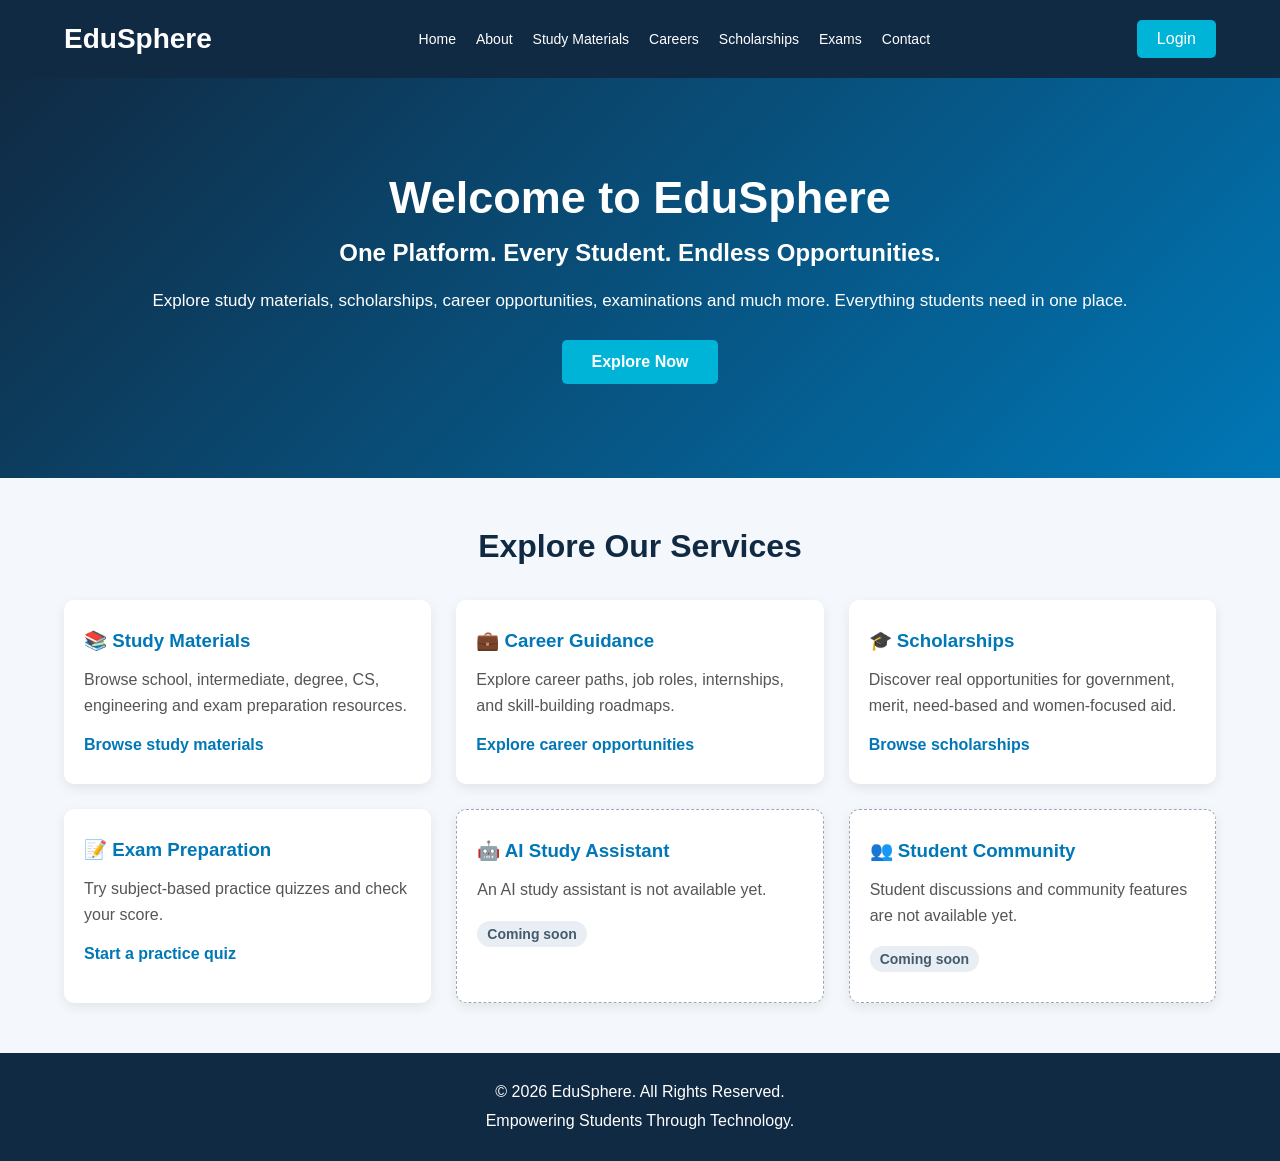
<file: index.html>
<!DOCTYPE html>
<html lang="en">

<head>
    <meta charset="UTF-8">
    <meta name="viewport" content="width=device-width, initial-scale=1.0">

    <title>EduSphere - All-in-One Student Hub</title>

    <link rel="stylesheet" href="css/style.css">
</head>

<body>

    <!-- Navigation Bar -->

    <header>
        <nav class="navbar" aria-label="Main navigation">

            <h2 class="logo">EduSphere</h2>

            <ul>
                <li><a href="index.html" aria-current="page">Home</a></li>
                <li><a href="pages/about.html">About</a></li>
                <li><a href="pages/study-materials.html">Study Materials</a></li>
                <li><a href="pages/careers.html">Careers</a></li>
                <li><a href="pages/scholarships.html">Scholarships</a></li>
                <li><a href="pages/exams.html">Exams</a></li>
                <li><a href="pages/contact.html">Contact</a></li>
            </ul>

            <a class="login-btn" href="pages/login.html">Login</a>

        </nav>
    </header>


    <!-- Hero Section -->

    <main>
    <section class="hero">

        <div class="hero-content">

            <h1>Welcome to EduSphere</h1>

            <h2>One Platform. Every Student. Endless Opportunities.</h2>

            <p>
                Explore study materials, scholarships, career opportunities,
                examinations and much more.
                Everything students need in one place.
            </p>

            <a class="explore-btn" href="#features">Explore Now</a>

        </div>

    </section>


    <!-- Features Section -->

    <section class="features" id="features" aria-labelledby="features-title">

        <h2 id="features-title">Explore Our Services</h2>

        <div class="feature-container">

            <a class="feature-card" href="pages/study-materials.html">
                <h3>📚 Study Materials</h3>
                <p>Browse school, intermediate, degree, CS, engineering and exam preparation resources.</p>
                <span class="feature-action">Browse study materials</span>
            </a>

            <a class="feature-card" href="pages/careers.html">
                <h3>💼 Career Guidance</h3>
                <p>Explore career paths, job roles, internships, and skill-building roadmaps.</p>
                <span class="feature-action">Explore career opportunities</span>
            </a>

            <a class="feature-card" href="pages/scholarships.html">
                <h3>🎓 Scholarships</h3>
                <p>Discover real opportunities for government, merit, need-based and women-focused aid.</p>
                <span class="feature-action">Browse scholarships</span>
            </a>

            <a class="feature-card" href="pages/exams.html">
                <h3>📝 Exam Preparation</h3>
                <p>Try subject-based practice quizzes and check your score.</p>
                <span class="feature-action">Start a practice quiz</span>
            </a>

            <div class="feature-card feature-unavailable">
                <h3>🤖 AI Study Assistant</h3>
                <p>An AI study assistant is not available yet.</p>
                <span class="coming-soon">Coming soon</span>
            </div>

            <div class="feature-card feature-unavailable">
                <h3>👥 Student Community</h3>
                <p>Student discussions and community features are not available yet.</p>
                <span class="coming-soon">Coming soon</span>
            </div>

        </div>

    </section>
    </main>


    <!-- Footer -->

    <footer>
        <p>© 2026 EduSphere. All Rights Reserved.</p>
        <p>Empowering Students Through Technology.</p>
    </footer>

    <script src="js/script.js"></script>

</body>
</html>
</file>
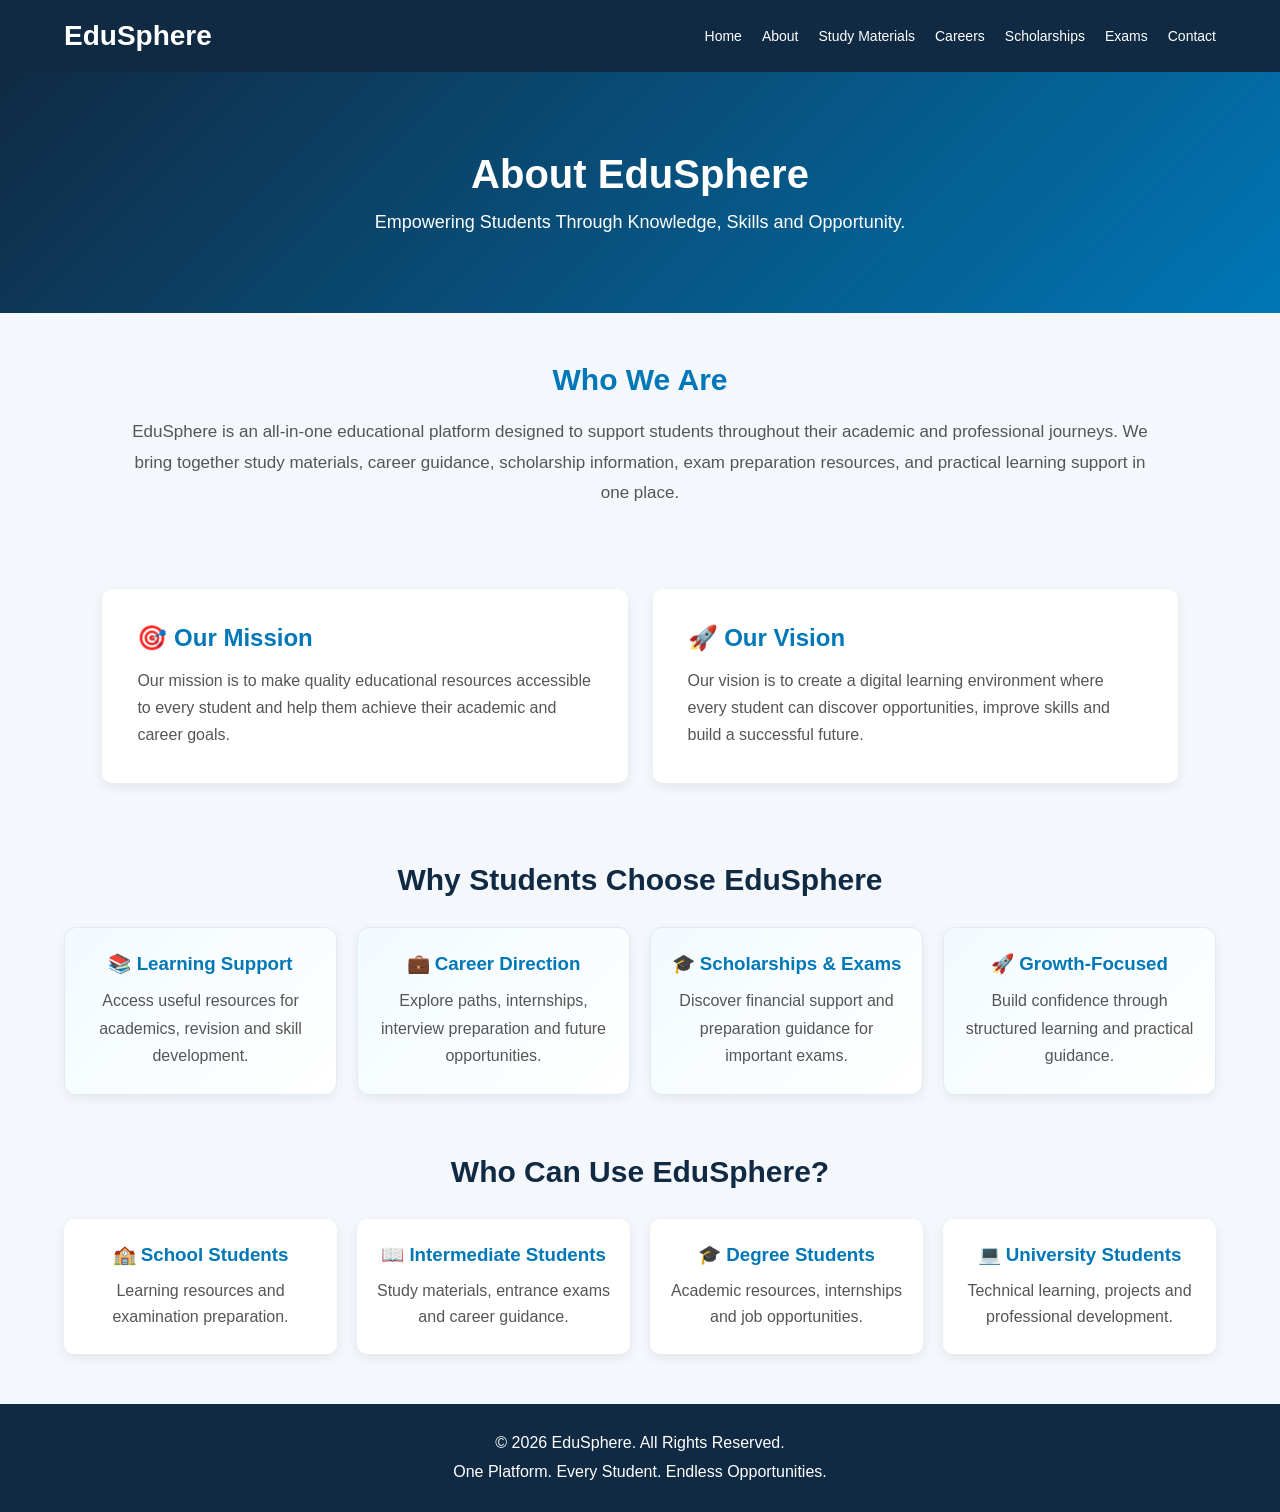
<file: pages/about.html>
<!DOCTYPE html>
<html lang="en">

<head>
    <meta charset="UTF-8">
    <meta name="viewport" content="width=device-width, initial-scale=1.0">

    <title>About Us - EduSphere</title>

    <link rel="stylesheet" href="../css/style.css">
</head>

<body>

    <!-- Navigation -->

    <header>
        <nav class="navbar">

            <h2 class="logo">EduSphere</h2>

            <ul>
                <li><a href="../index.html">Home</a></li>
                <li><a href="about.html">About</a></li>
                <li><a href="study-materials.html">Study Materials</a></li>
                <li><a href="careers.html">Careers</a></li>
                <li><a href="scholarships.html">Scholarships</a></li>
                <li><a href="exams.html">Exams</a></li>
                <li><a href="contact.html">Contact</a></li>
            </ul>

        </nav>
    </header>


    <!-- About Hero -->

    <section class="about-hero">

        <h1>About EduSphere</h1>

        <p>Empowering Students Through Knowledge, Skills and Opportunity.</p>

    </section>


    <!-- About Content -->

    <section class="about-content">

        <h2>Who We Are</h2>

        <p>
            EduSphere is an all-in-one educational platform designed to support
            students throughout their academic and professional journeys. We bring
            together study materials, career guidance, scholarship information,
            exam preparation resources, and practical learning support in one place.
        </p>

    </section>


    <!-- Mission and Vision -->

    <section class="mission-container">

        <div class="mission-card">

            <h2>🎯 Our Mission</h2>

            <p>
                Our mission is to make quality educational resources
                accessible to every student and help them achieve
                their academic and career goals.
            </p>

        </div>


        <div class="mission-card">

            <h2>🚀 Our Vision</h2>

            <p>
                Our vision is to create a digital learning environment
                where every student can discover opportunities,
                improve skills and build a successful future.
            </p>

        </div>

    </section>


    <section class="highlights-section">

        <h2>Why Students Choose EduSphere</h2>

        <div class="highlights-grid">

            <div class="highlight-card">
                <h3>📚 Learning Support</h3>
                <p>Access useful resources for academics, revision and skill development.</p>
            </div>

            <div class="highlight-card">
                <h3>💼 Career Direction</h3>
                <p>Explore paths, internships, interview preparation and future opportunities.</p>
            </div>

            <div class="highlight-card">
                <h3>🎓 Scholarships & Exams</h3>
                <p>Discover financial support and preparation guidance for important exams.</p>
            </div>

            <div class="highlight-card">
                <h3>🚀 Growth-Focused</h3>
                <p>Build confidence through structured learning and practical guidance.</p>
            </div>

        </div>

    </section>


    <!-- Who Can Use -->

    <section class="who-section">

        <h2>Who Can Use EduSphere?</h2>

        <div class="student-types">

            <div class="student-card">
                <h3>🏫 School Students</h3>
                <p>Learning resources and examination preparation.</p>
            </div>

            <div class="student-card">
                <h3>📖 Intermediate Students</h3>
                <p>Study materials, entrance exams and career guidance.</p>
            </div>

            <div class="student-card">
                <h3>🎓 Degree Students</h3>
                <p>Academic resources, internships and job opportunities.</p>
            </div>

            <div class="student-card">
                <h3>💻 University Students</h3>
                <p>Technical learning, projects and professional development.</p>
            </div>

        </div>

    </section>


    <!-- Footer -->

    <footer>

        <p>© 2026 EduSphere. All Rights Reserved.</p>

        <p>One Platform. Every Student. Endless Opportunities.</p>

    </footer>

</body>
</html>
</file>
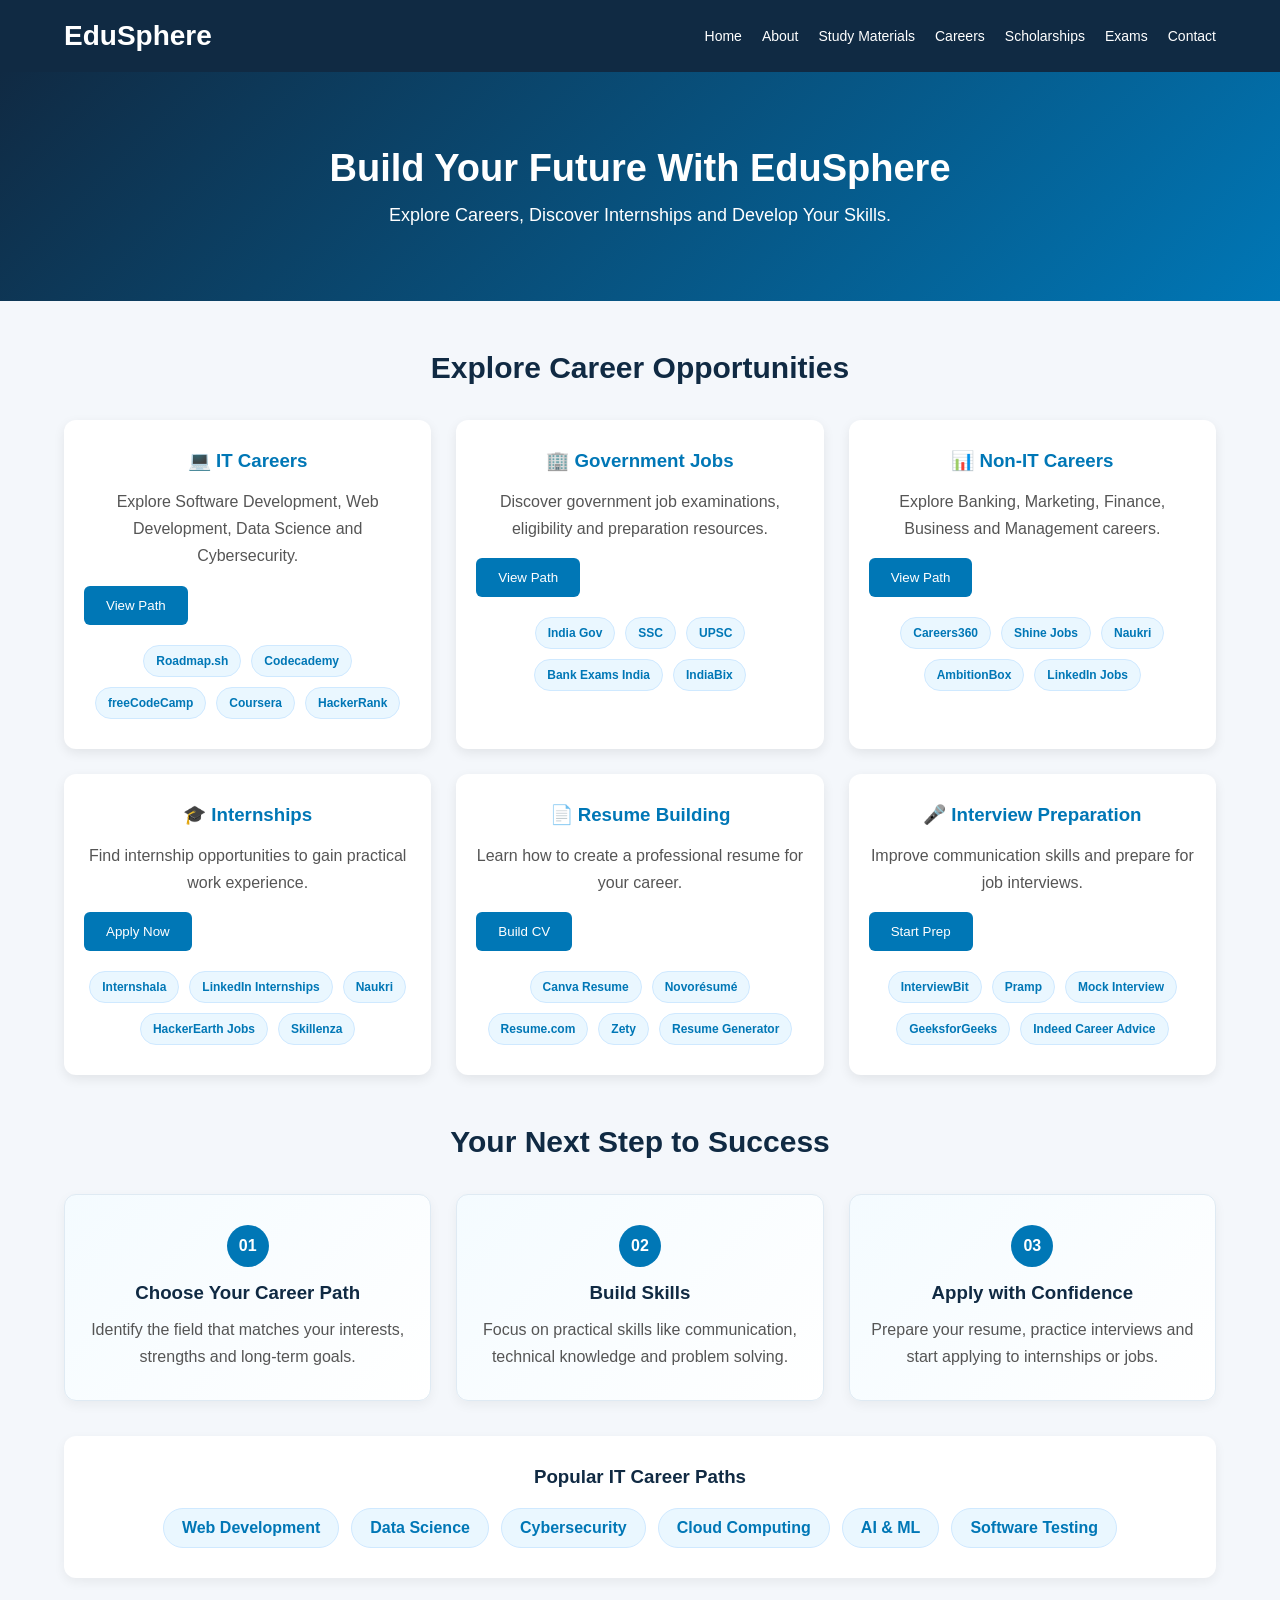
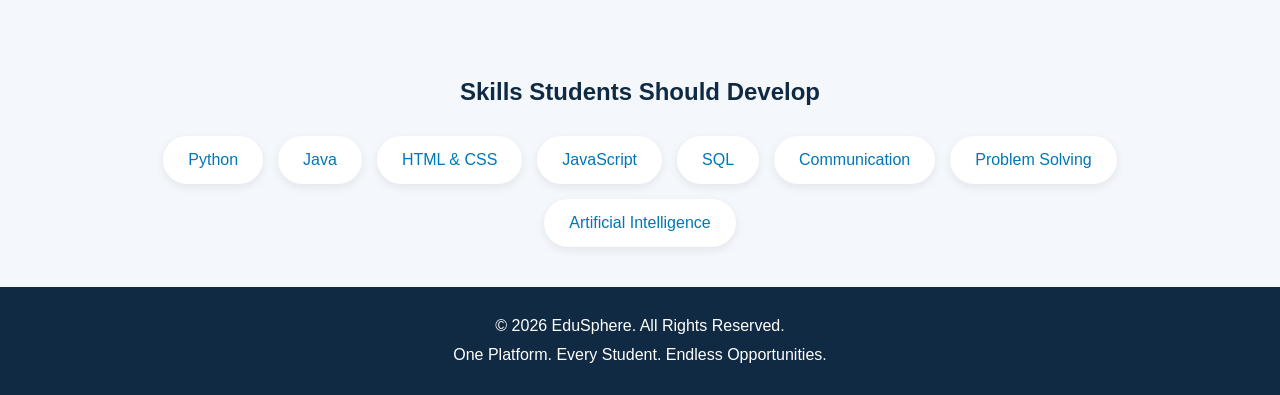
<file: pages/careers.html>
<!DOCTYPE html>
<html lang="en">

<head>
    <meta charset="UTF-8">
    <meta name="viewport" content="width=device-width, initial-scale=1.0">

    <title>Career Guidance - EduSphere</title>

    <link rel="stylesheet" href="../css/style.css">
</head>

<body>

    <!-- Navigation -->

    <header>
        <nav class="navbar">

            <h2 class="logo">EduSphere</h2>

            <ul>
                <li><a href="../index.html">Home</a></li>
                <li><a href="about.html">About</a></li>
                <li><a href="study-materials.html">Study Materials</a></li>
                <li><a href="careers.html">Careers</a></li>
                <li><a href="scholarships.html">Scholarships</a></li>
                <li><a href="exams.html">Exams</a></li>
                <li><a href="contact.html">Contact</a></li>
            </ul>

        </nav>
    </header>


    <!-- Career Hero -->

    <section class="career-hero">

        <h1>Build Your Future With EduSphere</h1>

        <p>Explore Careers, Discover Internships and Develop Your Skills.</p>

    </section>


    <!-- Career Categories -->

    <section class="career-section">

        <h2>Explore Career Opportunities</h2>

        <div class="career-container">

            <div class="career-card">
                <h3>💻 IT Careers</h3>
                <p>Explore Software Development, Web Development, Data Science and Cybersecurity.</p>
                <button onclick="window.open('https://roadmap.sh/', '_blank', 'noopener,noreferrer')">View Path</button>
                <div class="career-links">
                    <a href="https://roadmap.sh/" target="_blank" rel="noopener noreferrer">Roadmap.sh</a>
                    <a href="https://www.codecademy.com/" target="_blank" rel="noopener noreferrer">Codecademy</a>
                    <a href="https://www.freecodecamp.org/" target="_blank" rel="noopener noreferrer">freeCodeCamp</a>
                    <a href="https://www.coursera.org/" target="_blank" rel="noopener noreferrer">Coursera</a>
                    <a href="https://www.hackerrank.com/" target="_blank" rel="noopener noreferrer">HackerRank</a>
                </div>
            </div>

            <div class="career-card">
                <h3>🏢 Government Jobs</h3>
                <p>Discover government job examinations, eligibility and preparation resources.</p>
                <button onclick="window.open('https://www.india.gov.in/', '_blank', 'noopener,noreferrer')">View Path</button>
                <div class="career-links">
                    <a href="https://www.india.gov.in/" target="_blank" rel="noopener noreferrer">India Gov</a>
                    <a href="https://ssc.nic.in/" target="_blank" rel="noopener noreferrer">SSC</a>
                    <a href="https://upsc.gov.in/" target="_blank" rel="noopener noreferrer">UPSC</a>
                    <a href="https://www.bankexamsindia.com/" target="_blank" rel="noopener noreferrer">Bank Exams India</a>
                    <a href="https://www.indiabix.com/" target="_blank" rel="noopener noreferrer">IndiaBix</a>
                </div>
            </div>

            <div class="career-card">
                <h3>📊 Non-IT Careers</h3>
                <p>Explore Banking, Marketing, Finance, Business and Management careers.</p>
                <button onclick="window.open('https://www.careers360.com/', '_blank', 'noopener,noreferrer')">View Path</button>
                <div class="career-links">
                    <a href="https://www.careers360.com/" target="_blank" rel="noopener noreferrer">Careers360</a>
                    <a href="https://www.shine.com/" target="_blank" rel="noopener noreferrer">Shine Jobs</a>
                    <a href="https://www.naukri.com/" target="_blank" rel="noopener noreferrer">Naukri</a>
                    <a href="https://www.ambitionbox.com/" target="_blank" rel="noopener noreferrer">AmbitionBox</a>
                    <a href="https://www.linkedin.com/jobs/" target="_blank" rel="noopener noreferrer">LinkedIn Jobs</a>
                </div>
            </div>

            <div class="career-card">
                <h3>🎓 Internships</h3>
                <p>Find internship opportunities to gain practical work experience.</p>
                <button onclick="window.open('https://internshala.com/', '_blank', 'noopener,noreferrer')">Apply Now</button>
                <div class="career-links">
                    <a href="https://internshala.com/" target="_blank" rel="noopener noreferrer">Internshala</a>
                    <a href="https://www.linkedin.com/jobs/internships/" target="_blank" rel="noopener noreferrer">LinkedIn Internships</a>
                    <a href="https://www.naukri.com/" target="_blank" rel="noopener noreferrer">Naukri</a>
                    <a href="https://www.hackerearth.com/jobs/" target="_blank" rel="noopener noreferrer">HackerEarth Jobs</a>
                    <a href="https://www.skillenza.com/" target="_blank" rel="noopener noreferrer">Skillenza</a>
                </div>
            </div>

            <div class="career-card">
                <h3>📄 Resume Building</h3>
                <p>Learn how to create a professional resume for your career.</p>
                <button onclick="window.open('https://www.canva.com/resumes/templates/', '_blank', 'noopener,noreferrer')">Build CV</button>
                <div class="career-links">
                    <a href="https://www.canva.com/resumes/templates/" target="_blank" rel="noopener noreferrer">Canva Resume</a>
                    <a href="https://novoresume.com/" target="_blank" rel="noopener noreferrer">Novorésumé</a>
                    <a href="https://www.resume.com/" target="_blank" rel="noopener noreferrer">Resume.com</a>
                    <a href="https://zety.com/" target="_blank" rel="noopener noreferrer">Zety</a>
                    <a href="https://www.resume-generator.com/" target="_blank" rel="noopener noreferrer">Resume Generator</a>
                </div>
            </div>

            <div class="career-card">
                <h3>🎤 Interview Preparation</h3>
                <p>Improve communication skills and prepare for job interviews.</p>
                <button onclick="window.open('https://www.interviewbit.com/', '_blank', 'noopener,noreferrer')">Start Prep</button>
                <div class="career-links">
                    <a href="https://www.interviewbit.com/" target="_blank" rel="noopener noreferrer">InterviewBit</a>
                    <a href="https://www.pramp.com/" target="_blank" rel="noopener noreferrer">Pramp</a>
                    <a href="https://www.mockinterview.com/" target="_blank" rel="noopener noreferrer">Mock Interview</a>
                    <a href="https://www.geeksforgeeks.org/interview-preparation/" target="_blank" rel="noopener noreferrer">GeeksforGeeks</a>
                    <a href="https://www.indeed.com/career-advice/interviewing" target="_blank" rel="noopener noreferrer">Indeed Career Advice</a>
                </div>
            </div>

        </div>

    </section>

    <section class="career-roadmap">

        <h2>Your Next Step to Success</h2>

        <div class="career-roadmap-container">

            <div class="roadmap-card">
                <span>01</span>
                <h3>Choose Your Career Path</h3>
                <p>Identify the field that matches your interests, strengths and long-term goals.</p>
            </div>

            <div class="roadmap-card">
                <span>02</span>
                <h3>Build Skills</h3>
                <p>Focus on practical skills like communication, technical knowledge and problem solving.</p>
            </div>

            <div class="roadmap-card">
                <span>03</span>
                <h3>Apply with Confidence</h3>
                <p>Prepare your resume, practice interviews and start applying to internships or jobs.</p>
            </div>

        </div>

        <div class="it-paths">
            <h3>Popular IT Career Paths</h3>
            <div class="path-tags">
                <span>Web Development</span>
                <span>Data Science</span>
                <span>Cybersecurity</span>
                <span>Cloud Computing</span>
                <span>AI & ML</span>
                <span>Software Testing</span>
            </div>
        </div>

    </section>

    <!-- Skills Section -->

    <section class="skills-section">

        <h2>Skills Students Should Develop</h2>

        <div class="skills-container">

            <span>Python</span>
            <span>Java</span>
            <span>HTML & CSS</span>
            <span>JavaScript</span>
            <span>SQL</span>
            <span>Communication</span>
            <span>Problem Solving</span>
            <span>Artificial Intelligence</span>

        </div>

    </section>


    <!-- Footer -->

    <footer>

        <p>© 2026 EduSphere. All Rights Reserved.</p>

        <p>One Platform. Every Student. Endless Opportunities.</p>

    </footer>


    <script src="../js/script.js"></script>

</body>
</html>
</file>
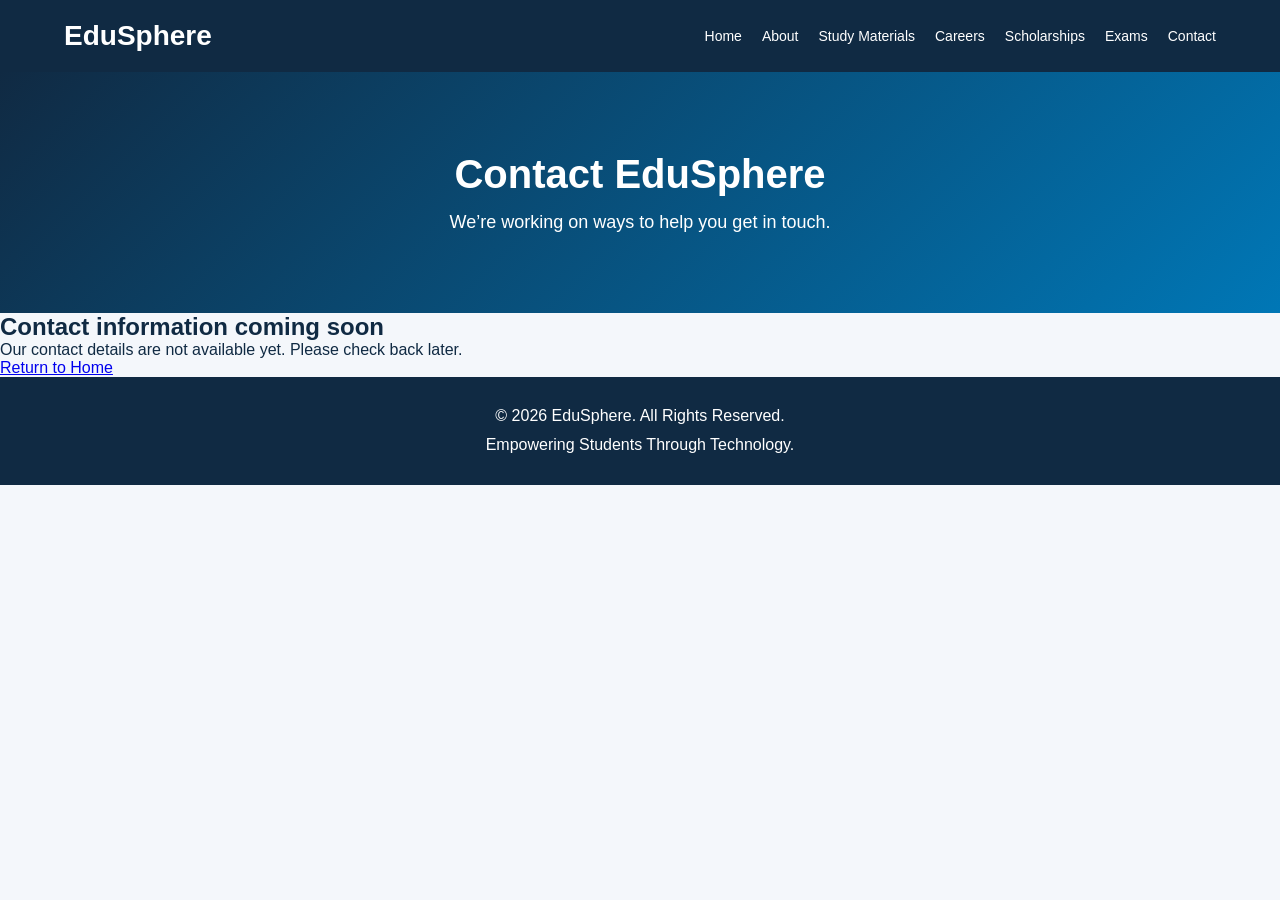
<file: pages/contact.html>
<!DOCTYPE html>
<html lang="en">

<head>
    <meta charset="UTF-8">
    <meta name="viewport" content="width=device-width, initial-scale=1.0">

    <title>Contact - EduSphere</title>

    <link rel="stylesheet" href="../css/style.css">
</head>

<body>

    <header>
        <nav class="navbar">
            <h2 class="logo">EduSphere</h2>

            <ul>
                <li><a href="../index.html">Home</a></li>
                <li><a href="about.html">About</a></li>
                <li><a href="study-materials.html">Study Materials</a></li>
                <li><a href="careers.html">Careers</a></li>
                <li><a href="scholarships.html">Scholarships</a></li>
                <li><a href="exams.html">Exams</a></li>
                <li><a href="contact.html" aria-current="page">Contact</a></li>
            </ul>
        </nav>
    </header>

    <section class="about-hero">
        <h1>Contact EduSphere</h1>
        <p>We’re working on ways to help you get in touch.</p>
    </section>

    <main class="placeholder-content">
        <h2>Contact information coming soon</h2>
        <p>Our contact details are not available yet. Please check back later.</p>
        <a href="../index.html">Return to Home</a>
    </main>

    <footer>
        <p>© 2026 EduSphere. All Rights Reserved.</p>
        <p>Empowering Students Through Technology.</p>
    </footer>

</body>
</html>
</file>
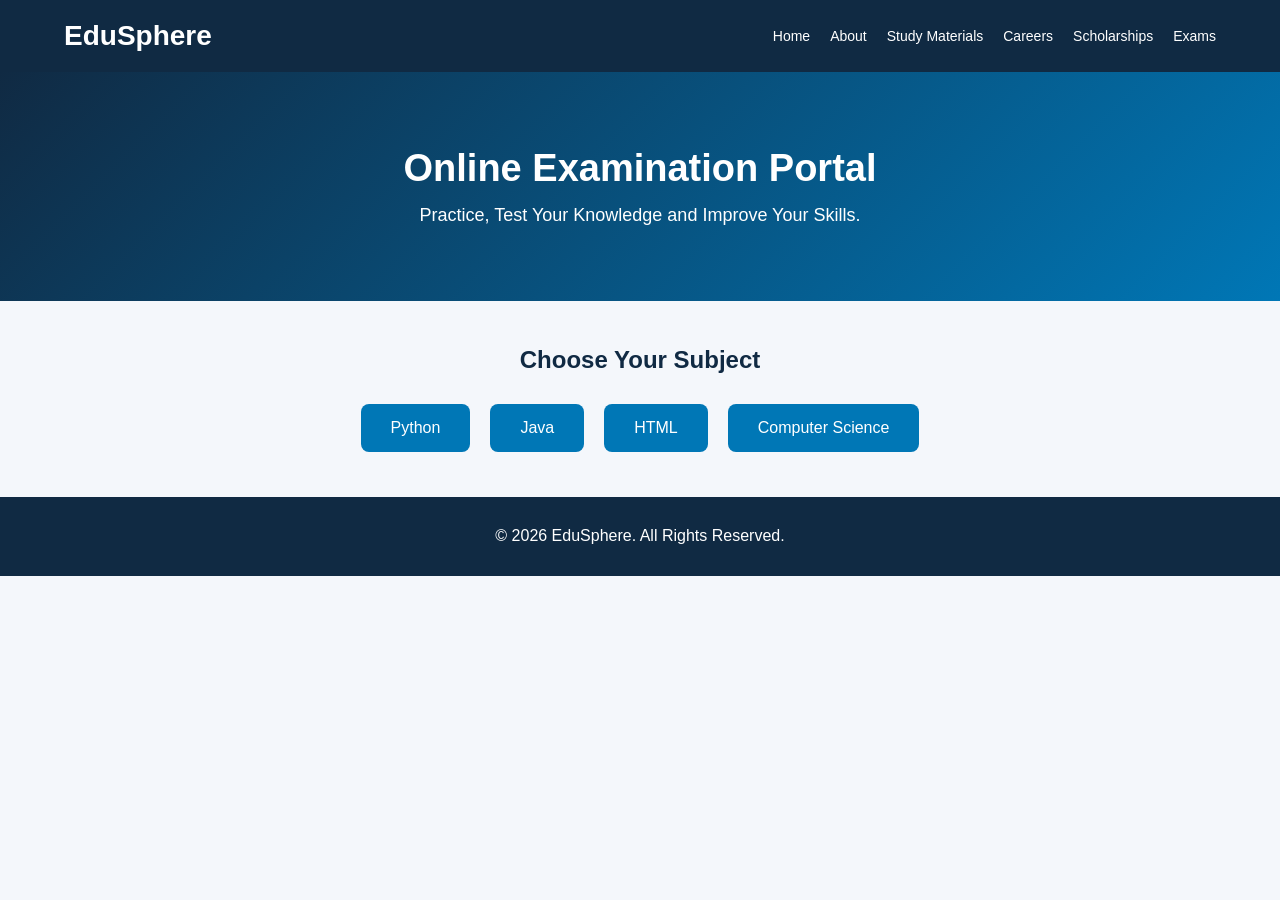
<file: pages/exams.html>
<!DOCTYPE html>
<html lang="en">

<head>
    <meta charset="UTF-8">
    <meta name="viewport" content="width=device-width, initial-scale=1.0">

    <title>Online Exams - EduSphere</title>

    <link rel="stylesheet" href="../css/style.css">
</head>

<body>

    <!-- Navigation -->

    <header>
        <nav class="navbar">

            <h2 class="logo">EduSphere</h2>

            <ul>
                <li><a href="../index.html">Home</a></li>
                <li><a href="about.html">About</a></li>
                <li><a href="study-materials.html">Study Materials</a></li>
                <li><a href="careers.html">Careers</a></li>
                <li><a href="scholarships.html">Scholarships</a></li>
                <li><a href="exams.html">Exams</a></li>
            </ul>

        </nav>
    </header>


    <!-- Hero Section -->

    <section class="exam-hero">

        <h1>Online Examination Portal</h1>

        <p>Practice, Test Your Knowledge and Improve Your Skills.</p>

    </section>


    <!-- Exam Categories -->

    <section class="exam-section">

        <h2>Choose Your Subject</h2>

        <div class="exam-categories">

            <button onclick="startQuiz('Python')">Python</button>

            <button onclick="startQuiz('Java')">Java</button>

            <button onclick="startQuiz('HTML')">HTML</button>

            <button onclick="startQuiz('Computer Science')">Computer Science</button>

        </div>

    </section>


    <!-- Quiz Section -->

    <section class="quiz-section" id="quizSection" hidden>

        <h2 id="quizTitle">Python Mock Test</h2>

        <div id="quizQuestions"></div>

        <button id="submitQuiz" onclick="submitQuiz()">
            Submit Examination
        </button>

        <div id="quizResult"></div>

    </section>


    <!-- Footer -->

    <footer>

        <p>© 2026 EduSphere. All Rights Reserved.</p>

    </footer>


    <script src="../js/script.js"></script>

</body>
</html>
</file>
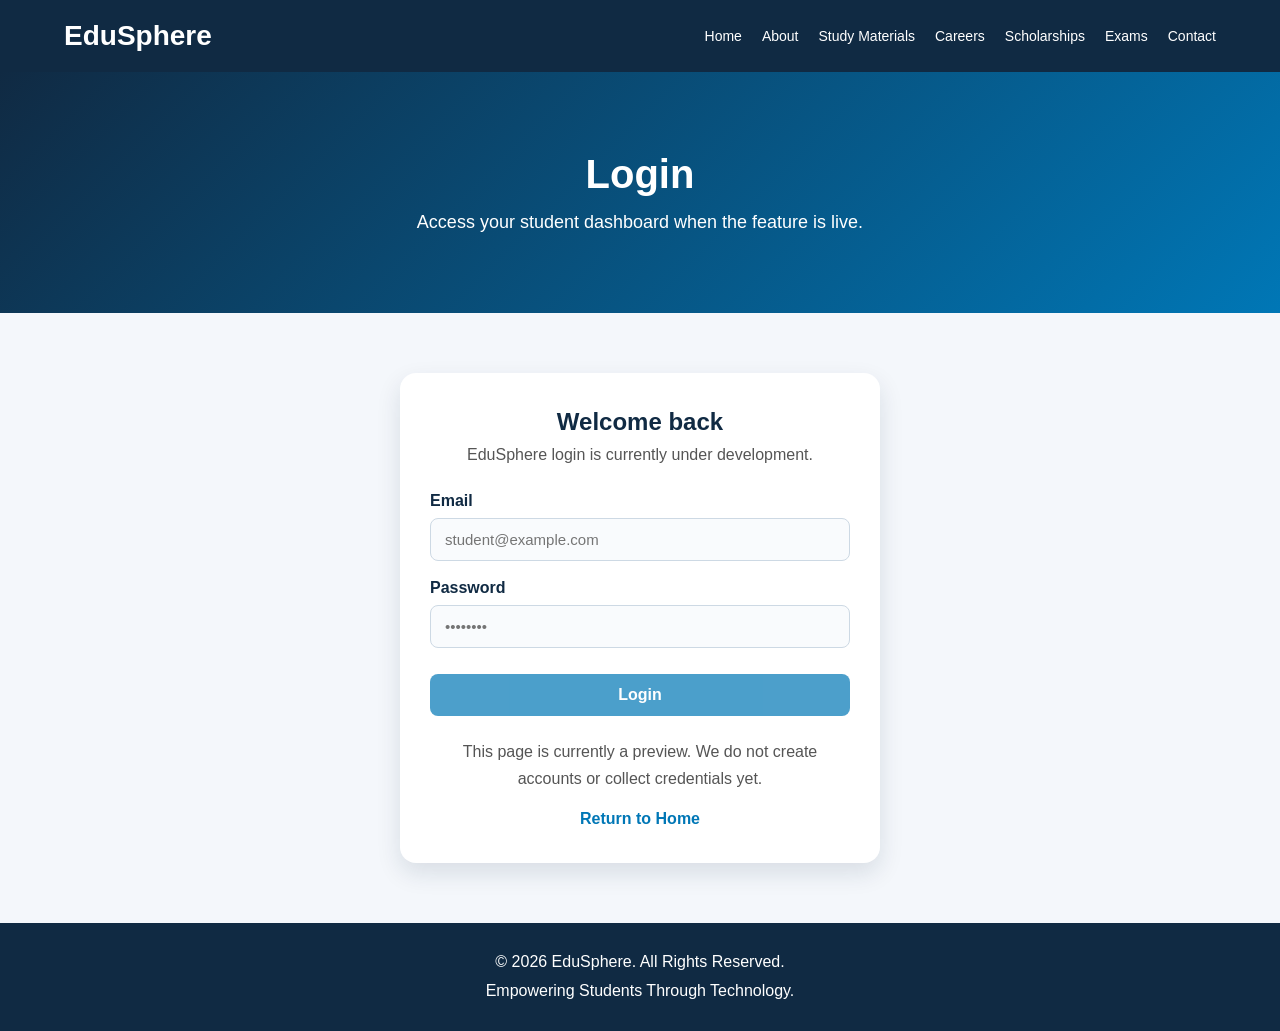
<file: pages/login.html>
<!DOCTYPE html>
<html lang="en">

<head>
    <meta charset="UTF-8">
    <meta name="viewport" content="width=device-width, initial-scale=1.0">

    <title>Login - EduSphere</title>

    <link rel="stylesheet" href="../css/style.css">
</head>

<body>

    <header>
        <nav class="navbar">
            <h2 class="logo">EduSphere</h2>

            <ul>
                <li><a href="../index.html">Home</a></li>
                <li><a href="about.html">About</a></li>
                <li><a href="study-materials.html">Study Materials</a></li>
                <li><a href="careers.html">Careers</a></li>
                <li><a href="scholarships.html">Scholarships</a></li>
                <li><a href="exams.html">Exams</a></li>
                <li><a href="contact.html">Contact</a></li>
            </ul>
        </nav>
    </header>

    <section class="about-hero">
        <h1>Login</h1>
        <p>Access your student dashboard when the feature is live.</p>
    </section>

    <main class="login-wrapper">
        <div class="login-card">
            <h2>Welcome back</h2>
            <p class="login-subtitle">EduSphere login is currently under development.</p>

            <form class="login-form" aria-label="Login form preview">
                <label>
                    <span>Email</span>
                    <input type="email" placeholder="student@example.com" disabled>
                </label>

                <label>
                    <span>Password</span>
                    <input type="password" placeholder="••••••••" disabled>
                </label>

                <button type="button" class="login-submit" disabled>Login</button>
            </form>

            <p class="login-note">
                This page is currently a preview. We do not create accounts or collect credentials yet.
            </p>

            <a href="../index.html" class="home-link">Return to Home</a>
        </div>
    </main>

    <footer>
        <p>© 2026 EduSphere. All Rights Reserved.</p>
        <p>Empowering Students Through Technology.</p>
    </footer>

</body>
</html>
</file>
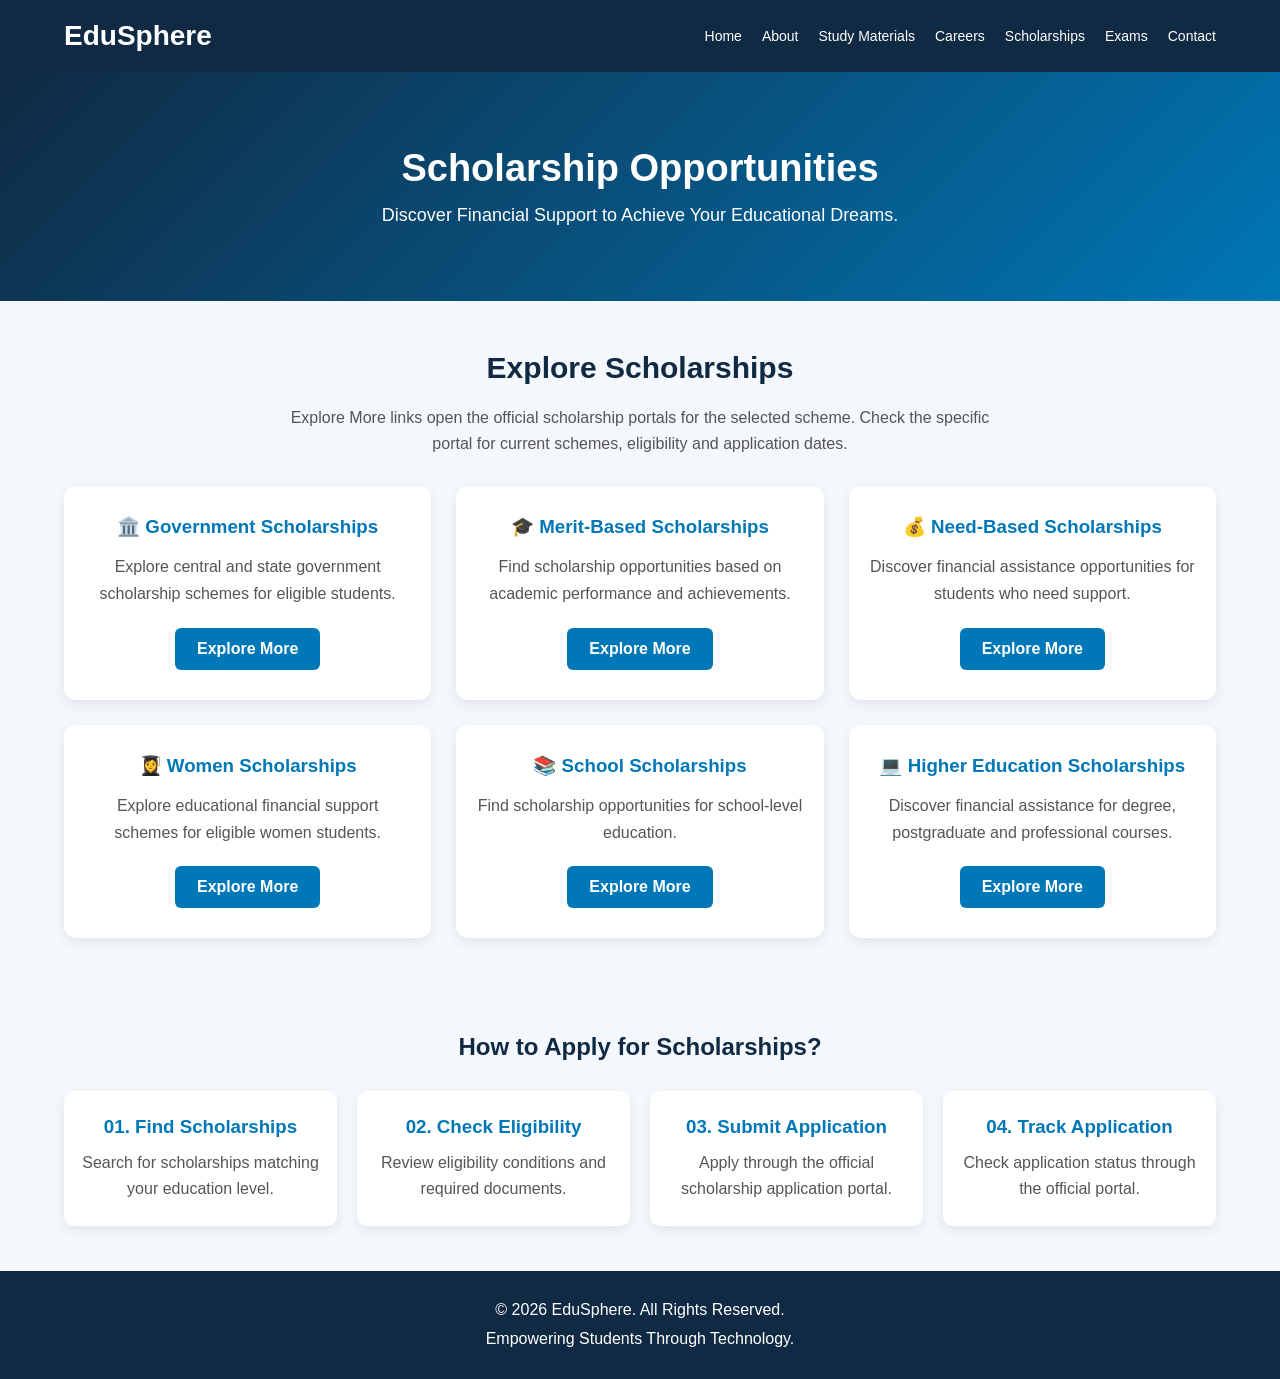
<file: pages/scholarships.html>
<!DOCTYPE html>
<html lang="en">

<head>
    <meta charset="UTF-8">
    <meta name="viewport" content="width=device-width, initial-scale=1.0">

    <title>Scholarships - EduSphere</title>

    <link rel="stylesheet" href="../css/style.css">
</head>

<body>

    <!-- Navigation -->

    <header>
        <nav class="navbar">

            <h2 class="logo">EduSphere</h2>

            <ul>
                <li><a href="../index.html">Home</a></li>
                <li><a href="about.html">About</a></li>
                <li><a href="study-materials.html">Study Materials</a></li>
                <li><a href="careers.html">Careers</a></li>
                <li><a href="scholarships.html">Scholarships</a></li>
                <li><a href="exams.html">Exams</a></li>
                <li><a href="contact.html">Contact</a></li>
            </ul>

        </nav>
    </header>


    <!-- Hero Section -->

    <section class="scholarship-hero">

        <h1>Scholarship Opportunities</h1>

        <p>Discover Financial Support to Achieve Your Educational Dreams.</p>

    </section>


    <!-- Scholarship Categories -->

    <section class="scholarship-section">

        <h2>Explore Scholarships</h2>
        <p class="scholarship-note">
            Explore More links open the official scholarship portals for the selected scheme.
            Check the specific portal for current schemes, eligibility and application dates.
        </p>

        <div class="scholarship-container">

            <div class="scholarship-card">

                <h3>🏛️ Government Scholarships</h3>

                <p>
                    Explore central and state government scholarship
                    schemes for eligible students.
                </p>

                <a class="scholarship-link" href="https://telanganaepass.cgg.gov.in/" target="_blank" rel="noopener noreferrer" aria-label="Explore Government Scholarships on the Telangana ePASS portal (opens in a new tab)">
                    Explore More
                </a>

            </div>


            <div class="scholarship-card">

                <h3>🎓 Merit-Based Scholarships</h3>

                <p>
                    Find scholarship opportunities based on academic
                    performance and achievements.
                </p>

                <a class="scholarship-link" href="https://www.vidyadhan.org/?utm_source=chatgpt.com" target="_blank" rel="noopener noreferrer" aria-label="Explore Merit-Based Scholarships on Vidyadhan (opens in a new tab)">
                    Explore More
                </a>

            </div>


            <div class="scholarship-card">

                <h3>💰 Need-Based Scholarships</h3>

                <p>
                    Discover financial assistance opportunities
                    for students who need support.
                </p>

                <a class="scholarship-link" href="https://www.vidyadhan.org/?utm_source=chatgpt.com" target="_blank" rel="noopener noreferrer" aria-label="Explore Need-Based Scholarships on Vidyadhan (opens in a new tab)">
                    Explore More
                </a>

            </div>


            <div class="scholarship-card">

                <h3>👩‍🎓 Women Scholarships</h3>

                <p>
                    Explore educational financial support schemes
                    for eligible women students.
                </p>

                <a class="scholarship-link" href="https://www.santoorwomen.com/scholarship" target="_blank" rel="noopener noreferrer" aria-label="Explore Santoor Women's Scholarship (opens in a new tab)">
                    Explore More
                </a>

            </div>


            <div class="scholarship-card">

                <h3>📚 School Scholarships</h3>

                <p>
                    Find scholarship opportunities for school-level
                    education.
                </p>

                <a class="scholarship-link" href="https://telanganaepass.cgg.gov.in/" target="_blank" rel="noopener noreferrer" aria-label="Explore School Scholarships on the Telangana ePASS portal (opens in a new tab)">
                    Explore More
                </a>

            </div>


            <div class="scholarship-card">

                <h3>💻 Higher Education Scholarships</h3>

                <p>
                    Discover financial assistance for degree,
                    postgraduate and professional courses.
                </p>

                <a class="scholarship-link" href="https://scholarships.gov.in/" target="_blank" rel="noopener noreferrer" aria-label="Explore Higher Education scholarships through the PM-USP Central Sector Scholarship scheme (opens in a new tab)">
                    Explore More
                </a>

            </div>

        </div>

    </section>


    <!-- Application Process -->

    <section class="application-section">

        <h2>How to Apply for Scholarships?</h2>

        <div class="application-container">

            <div class="application-card">
                <h3>01. Find Scholarships</h3>
                <p>Search for scholarships matching your education level.</p>
            </div>

            <div class="application-card">
                <h3>02. Check Eligibility</h3>
                <p>Review eligibility conditions and required documents.</p>
            </div>

            <div class="application-card">
                <h3>03. Submit Application</h3>
                <p>Apply through the official scholarship application portal.</p>
            </div>

            <div class="application-card">
                <h3>04. Track Application</h3>
                <p>Check application status through the official portal.</p>
            </div>

        </div>

    </section>


    <!-- Footer -->

    <footer>

        <p>© 2026 EduSphere. All Rights Reserved.</p>

        <p>Empowering Students Through Technology.</p>

    </footer>


    <script src="../js/script.js"></script>

</body>
</html>
</file>
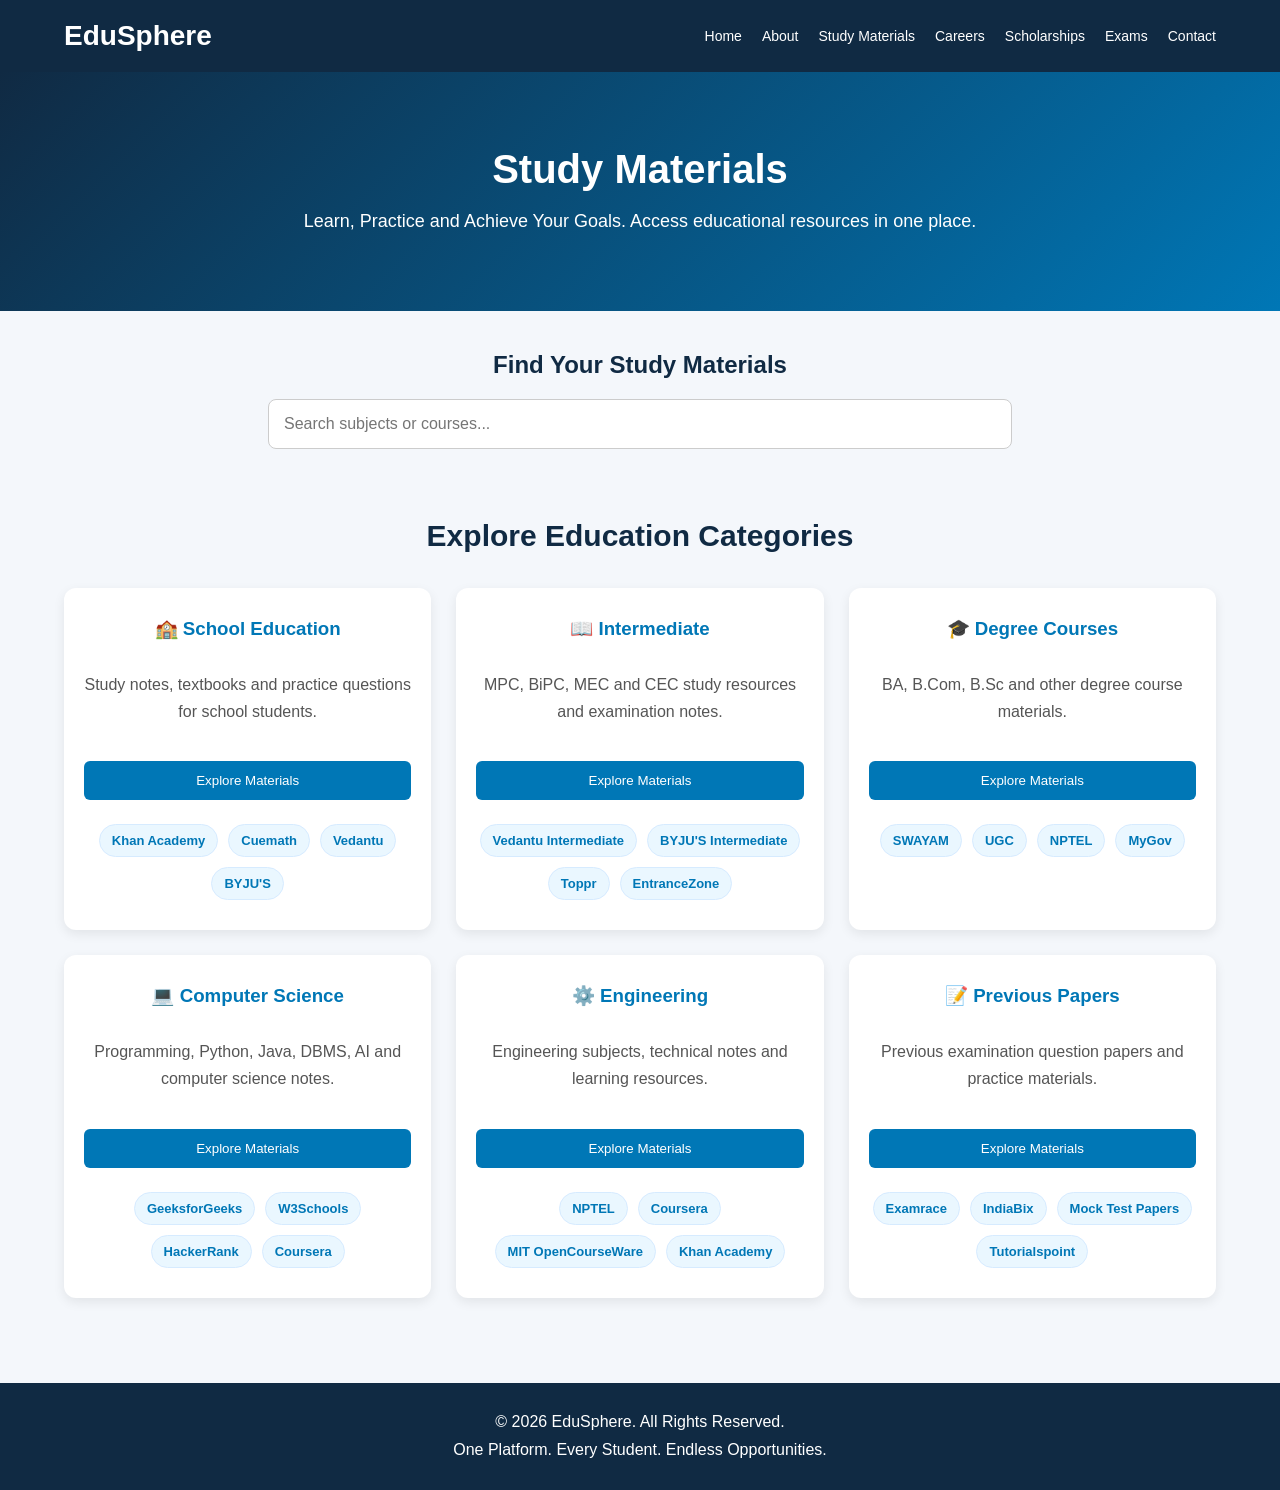
<file: pages/study-materials.html>
<!DOCTYPE html>
<html lang="en">

<head>
    <meta charset="UTF-8">
    <meta name="viewport" content="width=device-width, initial-scale=1.0">

    <title>Study Materials - EduSphere</title>

    <link rel="stylesheet" href="../css/style.css">
</head>

<body>

    <!-- Navigation -->

    <header>
        <nav class="navbar">

            <h2 class="logo">EduSphere</h2>

            <ul>
                <li><a href="../index.html">Home</a></li>
                <li><a href="about.html">About</a></li>
                <li><a href="study-materials.html">Study Materials</a></li>
                <li><a href="careers.html">Careers</a></li>
                <li><a href="scholarships.html">Scholarships</a></li>
                <li><a href="exams.html">Exams</a></li>
                <li><a href="contact.html">Contact</a></li>
            </ul>

        </nav>
    </header>


    <!-- Page Heading -->

    <section class="materials-hero">

        <h1>Study Materials</h1>

        <p>
            Learn, Practice and Achieve Your Goals.
            Access educational resources in one place.
        </p>

    </section>


    <!-- Search Section -->

    <section class="materials-search">

        <h2>Find Your Study Materials</h2>

        <input
            type="text"
            id="searchInput"
            placeholder="Search subjects or courses..."
        >

    </section>


    <!-- Education Categories -->

    <section class="materials-section">

        <h2>Explore Education Categories</h2>

        <div class="materials-container">

            <div class="material-card">
                <h3>🏫 School Education</h3>
                <p>Study notes, textbooks and practice questions for school students.</p>
                <button onclick="window.open('https://www.khanacademy.org/', '_blank', 'noopener,noreferrer')">
                    Explore Materials
                </button>
                <div class="material-links">
                    <a href="https://www.khanacademy.org/" target="_blank" rel="noopener noreferrer">Khan Academy</a>
                    <a href="https://www.cuemath.com/" target="_blank" rel="noopener noreferrer">Cuemath</a>
                    <a href="https://www.vedantu.com/" target="_blank" rel="noopener noreferrer">Vedantu</a>
                    <a href="https://byjus.com/" target="_blank" rel="noopener noreferrer">BYJU'S</a>
                </div>
            </div>

            <div class="material-card">
                <h3>📖 Intermediate</h3>
                <p>MPC, BiPC, MEC and CEC study resources and examination notes.</p>
                <button onclick="window.open('https://www.vedantu.com/intermediate', '_blank', 'noopener,noreferrer')">
                    Explore Materials
                </button>
                <div class="material-links">
                    <a href="https://www.vedantu.com/intermediate" target="_blank" rel="noopener noreferrer">Vedantu Intermediate</a>
                    <a href="https://byjus.com/intermediate" target="_blank" rel="noopener noreferrer">BYJU'S Intermediate</a>
                    <a href="https://www.toppr.com/" target="_blank" rel="noopener noreferrer">Toppr</a>
                    <a href="https://www.entrancezone.com/" target="_blank" rel="noopener noreferrer">EntranceZone</a>
                </div>
            </div>

            <div class="material-card">
                <h3>🎓 Degree Courses</h3>
                <p>BA, B.Com, B.Sc and other degree course materials.</p>
                <button onclick="window.open('https://www.swayam.gov.in/', '_blank', 'noopener,noreferrer')">
                    Explore Materials
                </button>
                <div class="material-links">
                    <a href="https://www.swayam.gov.in/" target="_blank" rel="noopener noreferrer">SWAYAM</a>
                    <a href="https://ugc.ac.in/" target="_blank" rel="noopener noreferrer">UGC</a>
                    <a href="https://nptel.ac.in/" target="_blank" rel="noopener noreferrer">NPTEL</a>
                    <a href="https://www.mygov.in/" target="_blank" rel="noopener noreferrer">MyGov</a>
                </div>
            </div>

            <div class="material-card">
                <h3>💻 Computer Science</h3>
                <p>Programming, Python, Java, DBMS, AI and computer science notes.</p>
                <button onclick="window.open('https://www.geeksforgeeks.org/', '_blank', 'noopener,noreferrer')">
                    Explore Materials
                </button>
                <div class="material-links">
                    <a href="https://www.geeksforgeeks.org/" target="_blank" rel="noopener noreferrer">GeeksforGeeks</a>
                    <a href="https://www.w3schools.com/" target="_blank" rel="noopener noreferrer">W3Schools</a>
                    <a href="https://www.hackerrank.com/" target="_blank" rel="noopener noreferrer">HackerRank</a>
                    <a href="https://www.coursera.org/" target="_blank" rel="noopener noreferrer">Coursera</a>
                </div>
            </div>

            <div class="material-card">
                <h3>⚙️ Engineering</h3>
                <p>Engineering subjects, technical notes and learning resources.</p>
                <button onclick="window.open('https://nptel.ac.in/', '_blank', 'noopener,noreferrer')">
                    Explore Materials
                </button>
                <div class="material-links">
                    <a href="https://nptel.ac.in/" target="_blank" rel="noopener noreferrer">NPTEL</a>
                    <a href="https://www.coursera.org/" target="_blank" rel="noopener noreferrer">Coursera</a>
                    <a href="https://ocw.mit.edu/" target="_blank" rel="noopener noreferrer">MIT OpenCourseWare</a>
                    <a href="https://www.khanacademy.org/" target="_blank" rel="noopener noreferrer">Khan Academy</a>
                </div>
            </div>

            <div class="material-card">
                <h3>📝 Previous Papers</h3>
                <p>Previous examination question papers and practice materials.</p>
                <button onclick="window.open('https://www.examrace.com/', '_blank', 'noopener,noreferrer')">
                    Explore Materials
                </button>
                <div class="material-links">
                    <a href="https://www.examrace.com/" target="_blank" rel="noopener noreferrer">Examrace</a>
                    <a href="https://www.indiabix.com/" target="_blank" rel="noopener noreferrer">IndiaBix</a>
                    <a href="https://www.mocktestpapers.com/" target="_blank" rel="noopener noreferrer">Mock Test Papers</a>
                    <a href="https://www.tutorialspoint.com/" target="_blank" rel="noopener noreferrer">Tutorialspoint</a>
                </div>
            </div>

        </div>

        <p id="searchMessage"></p>

    </section>


    <!-- Footer -->

    <footer>

        <p>© 2026 EduSphere. All Rights Reserved.</p>

        <p>One Platform. Every Student. Endless Opportunities.</p>

    </footer>


    <script src="../js/script.js"></script>

</body>
</html>
</file>
<file: css/style.css>
* {
    margin: 0;
    padding: 0;
    box-sizing: border-box;
}

body {
    font-family: Arial, sans-serif;
    background: #f4f7fb;
    color: #102a43;
}

a:focus-visible,
button:focus-visible,
input:focus-visible {
    outline: 3px solid #ffbf47;
    outline-offset: 3px;
}

/* Navigation */

.navbar {
    display: flex;
    justify-content: space-between;
    align-items: center;
    padding: 20px 5%;
    background: #102a43;
}

.logo {
    color: white;
    font-size: 28px;
}

.navbar ul {
    display: flex;
    list-style: none;
    gap: 20px;
}

.navbar ul li a {
    text-decoration: none;
    color: white;
    font-size: 14px;
}

.login-btn {
    display: inline-block;
    background: #00b4d8;
    color: white;
    padding: 10px 20px;
    border: none;
    border-radius: 5px;
    font: inherit;
    text-decoration: none;
    cursor: pointer;
}

/* Hero Section */

.hero {
    min-height: 400px;
    display: flex;
    align-items: center;
    justify-content: center;
    text-align: center;
    background: linear-gradient(135deg, #102a43, #0077b6);
    color: white;
    padding: 50px 20px;
}

.hero-content h1 {
    font-size: 45px;
    margin-bottom: 15px;
}

.hero-content h2 {
    font-size: 24px;
    margin-bottom: 20px;
}

.hero-content p {
    font-size: 17px;
    line-height: 1.7;
    margin-bottom: 25px;
}

.explore-btn {
    display: inline-block;
    padding: 13px 30px;
    background: #00b4d8;
    color: white;
    border-radius: 5px;
    font-size: 16px;
    font-weight: bold;
    text-decoration: none;
}

.explore-btn:hover,
.login-btn:hover {
    background: #0096b4;
}

/* Features */

.features {
    padding: 50px 5%;
    text-align: center;
}

.features h2 {
    font-size: 32px;
    color: #102a43;
    margin-bottom: 35px;
}

.feature-container {
    display: grid;
    grid-template-columns: repeat(3, 1fr);
    gap: 25px;
}

.feature-card {
    display: block;
    background: white;
    padding: 30px 20px;
    border-radius: 10px;
    box-shadow: 0 4px 12px rgba(0,0,0,0.08);
    color: inherit;
    text-align: left;
    text-decoration: none;
    transition: transform 0.2s, box-shadow 0.2s;
}

.feature-card h3 {
    color: #0077b6;
    margin-bottom: 15px;
}

.feature-card p {
    color: #555;
    line-height: 1.6;
}

.feature-card[href]:hover,
.feature-card[href]:focus-visible {
    box-shadow: 0 8px 20px rgba(16, 42, 67, 0.16);
    transform: translateY(-4px);
}

.feature-action {
    display: inline-block;
    margin-top: 18px;
    color: #0077b6;
    font-weight: bold;
}

.feature-unavailable {
    border: 1px dashed #9aa9b5;
}

.coming-soon {
    display: inline-block;
    margin-top: 18px;
    padding: 5px 10px;
    background: #e8eef3;
    border-radius: 20px;
    color: #445b6e;
    font-size: 14px;
    font-weight: bold;
}

/* Footer */

footer {
    background: #102a43;
    color: white;
    text-align: center;
    padding: 25px;
    line-height: 1.8;
}

.login-wrapper {
    display: flex;
    justify-content: center;
    padding: 60px 20px;
}

.login-card {
    width: min(100%, 480px);
    background: white;
    border-radius: 16px;
    box-shadow: 0 10px 25px rgba(16, 42, 67, 0.12);
    padding: 35px 30px;
    text-align: center;
}

.login-card h2 {
    color: #102a43;
    margin-bottom: 10px;
}

.login-subtitle {
    color: #555;
    margin-bottom: 28px;
}

.login-form {
    display: flex;
    flex-direction: column;
    gap: 18px;
    text-align: left;
}

.login-form label {
    display: flex;
    flex-direction: column;
    gap: 8px;
    color: #102a43;
    font-weight: 600;
}

.login-form input {
    width: 100%;
    padding: 12px 14px;
    border: 1px solid #cdd9e4;
    border-radius: 8px;
    font-size: 15px;
    background: #f9fbfd;
    color: #102a43;
}

.login-submit {
    margin-top: 8px;
    padding: 12px 18px;
    border: none;
    border-radius: 8px;
    background: #0077b6;
    color: white;
    font-size: 16px;
    font-weight: 700;
    cursor: not-allowed;
    opacity: 0.7;
}

.login-note {
    margin-top: 22px;
    color: #555;
    line-height: 1.7;
}

.home-link {
    display: inline-block;
    margin-top: 18px;
    color: #0077b6;
    font-weight: 600;
    text-decoration: none;
}

.home-link:hover {
    text-decoration: underline;
}

/* Responsive Design */

@media (max-width: 768px) {

    .navbar {
        flex-direction: column;
        gap: 20px;
    }

    .navbar ul {
        flex-wrap: wrap;
        justify-content: center;
    }

    .feature-container {
        grid-template-columns: repeat(2, minmax(0, 1fr));
    }

    .hero-content h1 {
        font-size: 32px;
    }

    @media (max-width: 520px) {

        .feature-container {
            grid-template-columns: 1fr;
        }

    }

    @media (prefers-reduced-motion: reduce) {

        *,
        *::before,
        *::after {
            scroll-behavior: auto !important;
            transition-duration: 0.01ms !important;
        }

    }

}
/* About Page */

.about-hero {
    background: linear-gradient(135deg, #102a43, #0077b6);
    color: white;
    text-align: center;
    padding: 80px 20px;
}

.about-hero h1 {
    font-size: 40px;
    margin-bottom: 15px;
}

.about-hero p {
    font-size: 18px;
}

.about-content {
    padding: 50px 10%;
    text-align: center;
}

.about-content h2 {
    color: #0077b6;
    margin-bottom: 20px;
    font-size: 30px;
}

.about-content p {
    font-size: 17px;
    line-height: 1.8;
    color: #555;
}

.mission-container {
    display: grid;
    grid-template-columns: repeat(2, 1fr);
    gap: 25px;
    padding: 30px 8%;
}

.mission-card {
    background: white;
    padding: 35px;
    border-radius: 10px;
    box-shadow: 0 4px 12px rgba(0,0,0,0.08);
}

.mission-card h2 {
    color: #0077b6;
    margin-bottom: 15px;
}

.mission-card p {
    color: #555;
    line-height: 1.7;
}

.highlights-section {
    padding: 50px 5% 10px;
    text-align: center;
}

.highlights-section h2 {
    font-size: 30px;
    color: #102a43;
    margin-bottom: 30px;
}

.highlights-grid {
    display: grid;
    grid-template-columns: repeat(4, 1fr);
    gap: 20px;
}

.highlight-card {
    background: linear-gradient(135deg, #f3fbff, #ffffff);
    border: 1px solid #dfeaf3;
    border-radius: 12px;
    padding: 25px 20px;
    box-shadow: 0 4px 12px rgba(0,0,0,0.06);
}

.highlight-card h3 {
    color: #0077b6;
    margin-bottom: 12px;
}

.highlight-card p {
    color: #555;
    line-height: 1.7;
}

.who-section {
    padding: 50px 5%;
    text-align: center;
}

.who-section h2 {
    font-size: 30px;
    color: #102a43;
    margin-bottom: 30px;
}

.student-types {
    display: grid;
    grid-template-columns: repeat(4, 1fr);
    gap: 20px;
}

.student-card {
    background: white;
    padding: 25px 15px;
    border-radius: 10px;
    box-shadow: 0 4px 12px rgba(0,0,0,0.08);
}

.student-card h3 {
    color: #0077b6;
    margin-bottom: 12px;
}

.student-card p {
    color: #555;
    line-height: 1.6;
}

@media (max-width: 768px) {

    .mission-container,
    .highlights-grid,
    .student-types {
        grid-template-columns: 1fr;
    }

}
/* Study Materials Page */

.materials-hero {
    background: linear-gradient(135deg, #102a43, #0077b6);
    color: white;
    text-align: center;
    padding: 75px 20px;
}

.materials-hero h1 {
    font-size: 40px;
    margin-bottom: 15px;
}

.materials-hero p {
    font-size: 18px;
    line-height: 1.6;
}

.materials-search {
    text-align: center;
    padding: 40px 20px;
}

.materials-search h2 {
    color: #102a43;
    margin-bottom: 20px;
}

.materials-search input {
    width: 60%;
    padding: 15px;
    border: 1px solid #ccc;
    border-radius: 8px;
    font-size: 16px;
}

.materials-section {
    padding: 30px 5% 60px;
    text-align: center;
}

.materials-section h2 {
    color: #102a43;
    font-size: 30px;
    margin-bottom: 35px;
}

.materials-container {
    display: grid;
    grid-template-columns: repeat(3, 1fr);
    gap: 25px;
}

.material-card {
    background: white;
    padding: 30px 20px;
    border-radius: 12px;
    box-shadow: 0 4px 12px rgba(0,0,0,0.08);
    transition: 0.3s;
    display: flex;
    flex-direction: column;
    gap: 16px;
}

.material-card .material-links {
    display: flex;
    justify-content: center;
    flex-wrap: wrap;
    gap: 10px;
    margin-top: 8px;
}

.material-card .material-links a {
    text-decoration: none;
    background: #eaf7ff;
    color: #0077b6;
    border: 1px solid #d6ebff;
    padding: 8px 12px;
    border-radius: 999px;
    font-size: 13px;
    font-weight: 600;
}

.material-card:hover {
    transform: translateY(-6px);
}

.material-card h3 {
    color: #0077b6;
    margin-bottom: 15px;
}

.material-card p {
    color: #555;
    line-height: 1.7;
    margin-bottom: 20px;
}

.material-card button {
    background: #0077b6;
    color: white;
    border: none;
    padding: 12px 20px;
    border-radius: 6px;
    cursor: pointer;
}

.material-card button:hover {
    background: #102a43;
}

#searchMessage {
    margin-top: 25px;
    color: #0077b6;
}

@media (max-width: 768px) {

    .materials-container {
        grid-template-columns: 1fr;
    }

    .materials-search input {
        width: 90%;
    }

    .materials-hero h1 {
        font-size: 30px;
    }

}
/* Career Page */

.career-hero {
    background: linear-gradient(135deg, #102a43, #0077b6);
    color: white;
    text-align: center;
    padding: 75px 20px;
}

.career-hero h1 {
    font-size: 38px;
    margin-bottom: 15px;
}

.career-hero p {
    font-size: 18px;
}

.career-section {
    padding: 50px 5%;
    text-align: center;
}

.career-section h2 {
    color: #102a43;
    font-size: 30px;
    margin-bottom: 35px;
}

.career-container {
    display: grid;
    grid-template-columns: repeat(3, 1fr);
    gap: 25px;
}

.career-card {
    background: white;
    padding: 30px 20px;
    border-radius: 12px;
    box-shadow: 0 4px 12px rgba(0,0,0,0.08);
    transition: 0.3s;
    display: flex;
    flex-direction: column;
    gap: 16px;
}

.career-card:hover {
    transform: translateY(-5px);
}

.career-card h3 {
    color: #0077b6;
    margin-bottom: 0;
}

.career-card p {
    color: #555;
    line-height: 1.7;
    margin-bottom: 0;
}

.career-card button {
    background: #0077b6;
    color: white;
    border: none;
    padding: 12px 22px;
    border-radius: 6px;
    cursor: pointer;
    width: fit-content;
}

.career-card button:hover {
    background: #102a43;
}

.career-links {
    display: flex;
    justify-content: center;
    flex-wrap: wrap;
    gap: 10px;
    margin-top: 4px;
}

.career-links a {
    display: inline-block;
    text-decoration: none;
    background: #eaf7ff;
    color: #0077b6;
    border: 1px solid #cfe9ff;
    border-radius: 999px;
    padding: 8px 12px;
    font-size: 12px;
    font-weight: 600;
}

.career-roadmap {
    padding: 0 5% 60px;
    text-align: center;
}

.career-roadmap h2 {
    color: #102a43;
    font-size: 30px;
    margin-bottom: 35px;
}

.career-roadmap-container {
    display: grid;
    grid-template-columns: repeat(3, 1fr);
    gap: 25px;
}

.roadmap-card {
    background: linear-gradient(135deg, #f4fbff, #ffffff);
    border: 1px solid #dfeaf3;
    border-radius: 12px;
    padding: 30px 20px;
    box-shadow: 0 4px 12px rgba(0,0,0,0.05);
}

.roadmap-card span {
    display: inline-flex;
    align-items: center;
    justify-content: center;
    width: 42px;
    height: 42px;
    border-radius: 50%;
    background: #0077b6;
    color: white;
    font-weight: 700;
    margin-bottom: 15px;
}

.roadmap-card h3 {
    color: #102a43;
    margin-bottom: 12px;
}

.roadmap-card p {
    color: #555;
    line-height: 1.7;
}

.it-paths {
    margin-top: 35px;
    background: white;
    border-radius: 12px;
    box-shadow: 0 4px 12px rgba(0,0,0,0.06);
    padding: 30px 20px;
}

.it-paths h3 {
    color: #102a43;
    margin-bottom: 20px;
}

.path-tags {
    display: flex;
    justify-content: center;
    flex-wrap: wrap;
    gap: 12px;
}

.path-tags span {
    background: #eaf7ff;
    color: #0077b6;
    border: 1px solid #cfe9ff;
    padding: 10px 18px;
    border-radius: 999px;
    font-weight: 600;
}

/* Skills Section */

.skills-section {
    text-align: center;
    padding: 40px 5%;
}

.skills-section h2 {
    color: #102a43;
    margin-bottom: 30px;
}

.skills-container {
    display: flex;
    justify-content: center;
    flex-wrap: wrap;
    gap: 15px;
}

.skills-container span {
    background: white;
    color: #0077b6;
    padding: 15px 25px;
    border-radius: 25px;
    box-shadow: 0 3px 10px rgba(0,0,0,0.08);
}

@media (max-width: 768px) {

    .career-container,
    .career-roadmap-container {
        grid-template-columns: 1fr;
    }

}
/* Scholarship Page */

.scholarship-hero {
    background: linear-gradient(135deg, #102a43, #0077b6);
    color: white;
    text-align: center;
    padding: 75px 20px;
}

.scholarship-hero h1 {
    font-size: 38px;
    margin-bottom: 15px;
}

.scholarship-hero p {
    font-size: 18px;
}

.scholarship-section {
    padding: 50px 5%;
    text-align: center;
}

.scholarship-note {
    max-width: 700px;
    margin: -15px auto 30px;
    color: #555;
    line-height: 1.6;
}

.scholarship-section h2 {
    color: #102a43;
    font-size: 30px;
    margin-bottom: 35px;
}

.scholarship-container {
    display: grid;
    grid-template-columns: repeat(3, 1fr);
    gap: 25px;
}

.scholarship-card {
    background: white;
    padding: 30px 20px;
    border-radius: 12px;
    box-shadow: 0 4px 12px rgba(0,0,0,0.08);
    transition: 0.3s;
}

.scholarship-card:hover {
    transform: translateY(-5px);
}

.scholarship-card h3 {
    color: #0077b6;
    margin-bottom: 15px;
}

.scholarship-card p {
    color: #555;
    line-height: 1.7;
    margin-bottom: 20px;
}

.scholarship-card .scholarship-link {
    display: inline-block;
    background: #0077b6;
    color: white;
    padding: 12px 22px;
    border-radius: 6px;
    font-weight: bold;
    text-decoration: none;
}

.scholarship-card .scholarship-link:hover {
    background: #102a43;
}

/* Application Process */

.application-section {
    padding: 45px 5%;
    text-align: center;
}

.application-section h2 {
    color: #102a43;
    margin-bottom: 30px;
}

.application-container {
    display: grid;
    grid-template-columns: repeat(4, 1fr);
    gap: 20px;
}

.application-card {
    background: white;
    padding: 25px 15px;
    border-radius: 10px;
    box-shadow: 0 4px 12px rgba(0,0,0,0.08);
}

.application-card h3 {
    color: #0077b6;
    margin-bottom: 12px;
}

.application-card p {
    color: #555;
    line-height: 1.6;
}

@media (max-width: 768px) {

    .scholarship-container {
        grid-template-columns: 1fr;
    }

    .application-container {
        grid-template-columns: 1fr;
    }

}
/* Online Examination Page */

.exam-hero {
    background: linear-gradient(135deg, #102a43, #0077b6);
    color: white;
    text-align: center;
    padding: 75px 20px;
}

.exam-hero h1 {
    font-size: 38px;
    margin-bottom: 15px;
}

.exam-hero p {
    font-size: 18px;
}

.exam-section {
    padding: 45px 5%;
    text-align: center;
}

.exam-section h2 {
    color: #102a43;
    margin-bottom: 30px;
}

.exam-categories {
    display: flex;
    justify-content: center;
    flex-wrap: wrap;
    gap: 20px;
}

.exam-categories button {
    background: #0077b6;
    color: white;
    border: none;
    padding: 15px 30px;
    border-radius: 8px;
    cursor: pointer;
    font-size: 16px;
}

.exam-categories button:hover {
    background: #102a43;
}

.quiz-section {
    max-width: 850px;
    margin: 30px auto 60px;
    padding: 30px;
    background: white;
    border-radius: 12px;
    box-shadow: 0 4px 15px rgba(0,0,0,0.08);
}

.quiz-section h2 {
    color: #0077b6;
    margin-bottom: 25px;
}

.question-card {
    padding: 20px;
    margin-bottom: 20px;
    background: #f4f7fb;
    border-radius: 8px;
    text-align: left;
}

.question-card h3 {
    margin-bottom: 15px;
    color: #102a43;
}

.question-card label {
    display: block;
    padding: 10px;
    cursor: pointer;
}

#submitQuiz {
    background: #0077b6;
    color: white;
    padding: 13px 25px;
    border: none;
    border-radius: 6px;
    cursor: pointer;
    font-size: 16px;
}

#submitQuiz:hover {
    background: #102a43;
}

#quizResult {
    margin-top: 25px;
    font-size: 20px;
    font-weight: bold;
    color: #0077b6;
}

@media (max-width: 768px) {

    .quiz-section {
        margin: 20px;
        padding: 20px;
    }

    .exam-hero h1 {
        font-size: 30px;
    }

}
</file>
